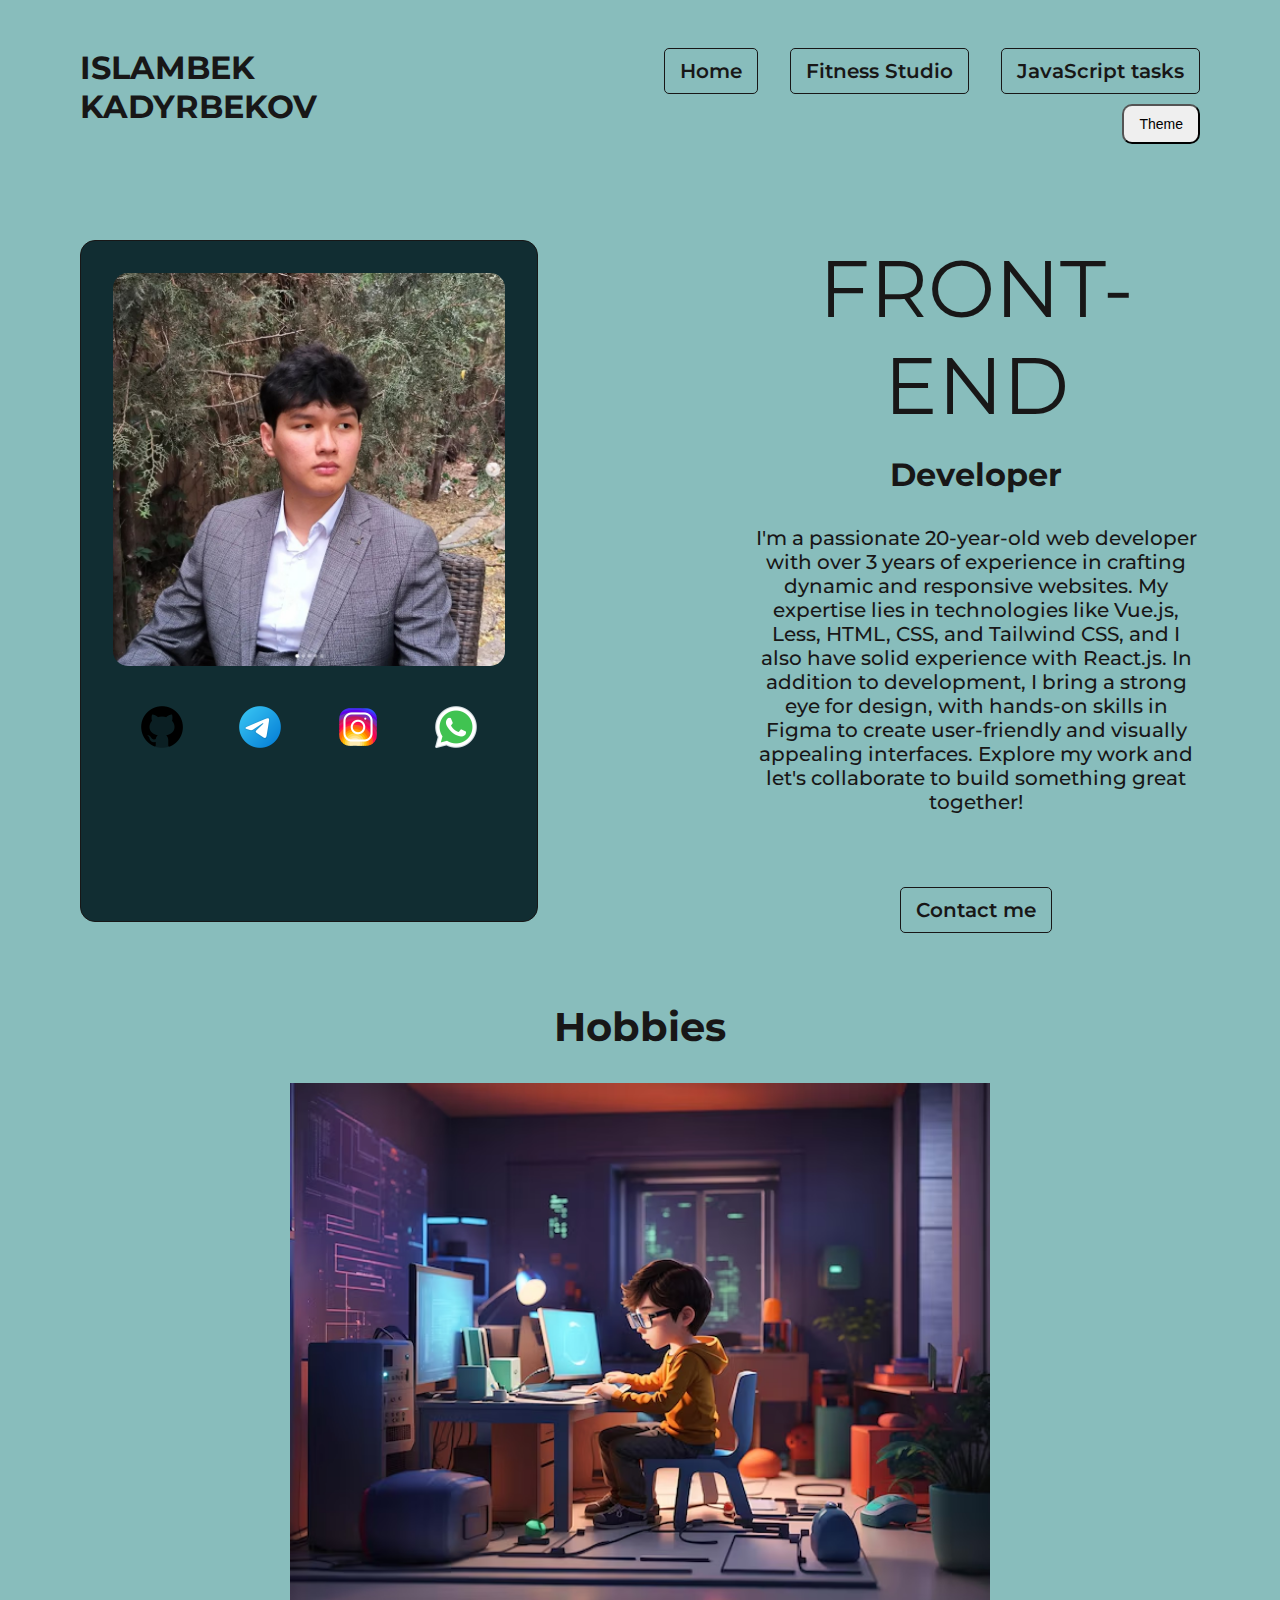
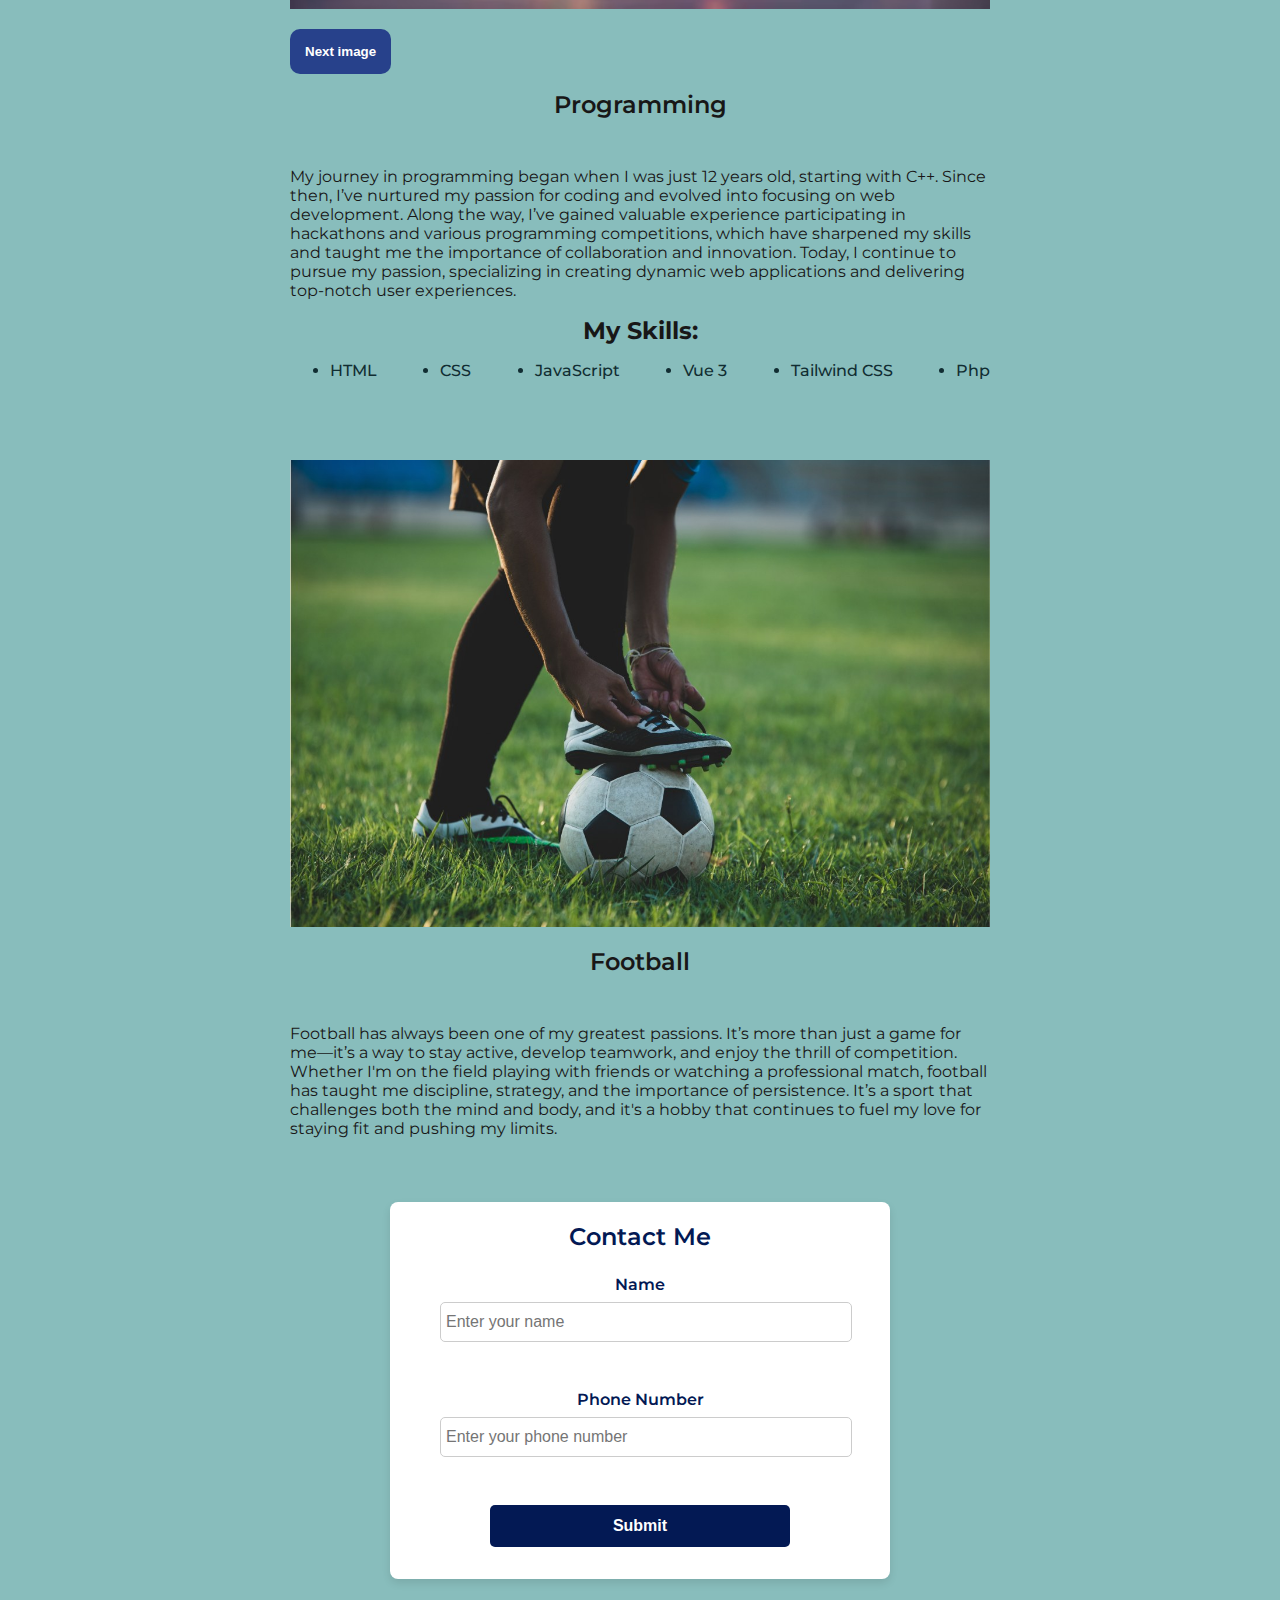
<file: index.html>
<!doctype html>
<html lang="en">
<head>
    <meta charset="UTF-8">
    <meta name="viewport"
          content="width=device-width, user-scalable=no, initial-scale=1.0, maximum-scale=1.0, minimum-scale=1.0">
    <meta http-equiv="X-UA-Compatible" content="ie=edge">
    <title>Portfolio Islambek</title>
    <link rel="stylesheet" type="text/css" href="style/style.css">
    <link rel="preconnect" href="https://fonts.googleapis.com">
    <link rel="preconnect" href="https://fonts.gstatic.com" crossorigin>
    <link href="https://fonts.googleapis.com/css2?family=Montserrat:ital,wght@0,100..900;1,100..900&display=swap" rel="stylesheet">
    <link href="https://cdn.jsdelivr.net/npm/bootstrap@5.0.2/dist/css/bootstrap.min.css" rel="stylesheet" integrity="sha384-EVSTQN3/azprG1Anm3QDgpJLIm9Nao0Yz1ztcQTwFspd3yD65VohhpuuCOmLASjC" crossorigin="anonymous">
    <style>
        .intro-text{
            font-size: 1.25rem;
            font-weight: 500;
            margin-top: 2rem;
        }
    </style>
</head>
<body>
    <header>
        <div class="header-block">
            <div class="name-line">
                ISLAMBEK<br/>
                KADYRBEKOV
            </div>
            <div class="nav-menu-block">
                <div class="nav-menu">
                    <a href="#" class="nav-item btn btn-secondary">
                        Home
                    </a>
                    <a href="./fitness/fitness-studio.html" class="nav-item btn btn-primary">
                        Fitness Studio
                    </a>
                    <a href="./js-task/index.html" class="nav-item btn btn-primary">
                        JavaScript tasks
                    </a>
                </div>
                <button type="button" onclick="toggleTheme()" class="btn-toggle-theme">
                    Theme
                </button>
            </div>
        </div>
    </header>
    <main>
        <div class="title-block">
            <div class="title-container">
                <div class="title-img-container">
                    <img src="style/asset/my-photo.jpg" alt="Photo of Islambek"/>
                    <div class="list-icons">
                        <a href="#">
                            <img src="./style/asset/GitHub.png"/>
                        </a>
                        <a href="#">
                            <img src="./style/asset/Telegram%20App.png"/>
                        </a>
                        <a href="https://www.instagram.com/kadyrbekov77__/">
                            <img src="./style/asset/Instagram.png"/>
                        </a>
                        <a href="https://wa.link/eo6qmt">
                            <img src="./style/asset/WhatsApp.png"/>
                        </a>
                    </div>
                </div>
                <div class="title-text-container">
                    <div class="title-text">
                        FRONT-END
                    </div>
                    <h1 class="title-small-text">
                        Developer
                    </h1>
                    <p class="intro-text">
                        I'm a passionate 20-year-old web developer with over 3 years of experience in crafting dynamic and responsive websites. My expertise lies in technologies like Vue.js, Less, HTML, CSS, and Tailwind CSS, and I also have solid experience with React.js. In addition to development, I bring a strong eye for design, with hands-on skills in Figma to create user-friendly and visually appealing interfaces. Explore my work and let's collaborate to build something great together!
                    </p>
                    <a href="#contactme" class="nav-item" id="btn-contactme">
                        Contact me
                    </a>
                </div>
            </div>
        </div>
        <div class="title-hobbies">
            Hobbies
        </div>
        <div class="content-block">
            <div class="content">
                <div class="hobby-programming">
                    <div class="hobby-img-out-block">
                        <div class="hobby-img-block">
                            <img src="asset/boy-programming-room.avif"/>
                        </div>
                        <button type="button" onclick="ChangeImageHobby()" class="btn-change-img-hobby">
                            Next image
                        </button>
                    </div>
                    <div class="hobby-text-out-block">
                        <div class="hobby-title">
                            Programming
                        </div>
                        <div class="hobby-text-block">
                            <p class="hobby-text">
                                My journey in programming began when I was just 12 years old, starting with C++. Since then, I’ve nurtured my passion for coding and evolved into focusing on web development. Along the way, I’ve gained valuable experience participating in hackathons and various programming competitions, which have sharpened my skills and taught me the importance of collaboration and innovation. Today, I continue to pursue my passion, specializing in creating dynamic web applications and delivering top-notch user experiences.
                            </p>
                        </div>
                    </div>
                    <div class="my-list">
                        <div class="skill-title">
                            My Skills:
                        </div>
                        <div class="my-skills">
                            <ul class="list-skill">
                                <li>
                                    HTML
                                </li>
                                <li>
                                    CSS
                                </li>
                                <li>
                                    JavaScript
                                </li>
                                <li>
                                    Vue 3
                                </li>
                                <li>
                                    Tailwind CSS
                                </li>
                                <li>
                                    Php
                                </li>
                            </ul>
                        </div>
                    </div>
                </div>
                <div class="hobby-football">
                    <div class="hobby-img-block">
                        <img src="asset/football.jpg"/>
                    </div>
                    <div class="hobby-title">
                        Football
                    </div>
                    <div class="hobby-text-block">
                        <p class="hobby-text">
                            Football has always been one of my greatest passions. It’s more than just a game for me—it’s a way to stay active, develop teamwork, and enjoy the thrill of competition. Whether I'm on the field playing with friends or watching a professional match, football has taught me discipline, strategy, and the importance of persistence. It’s a sport that challenges both the mind and body, and it's a hobby that continues to fuel my love for staying fit and pushing my limits.
                        </p>
                    </div>
                </div>
            </div>
        </div>
    </main>
    <footer id="contactme">
        <div class="form-container">
            <h2>Contact Me</h2>
            <form action="https://script.google.com/macros/s/AKfycbxVQMUBb6DgzXsQABoAAK2XK4VvGV_APjFNFPmaCTkswB35Nf-WKDMxdpeP0LQdA-m42w/exec" method="post">
                <div class="input-group">
                    <label for="name">Name</label>
                    <input type="text" id="name" name="name" placeholder="Enter your name" required minlength="2" maxlength="20" autocomplete="off">
                </div>
                <div class="input-group">
                    <label for="phone">Phone Number</label>
                    <input type="tel" id="phone" name="phone" placeholder="Enter your phone number" required autocomplete="off">
                </div>
                <button type="submit" class="submit-btn btn-primary">Submit</button>
            </form>
        </div>
    </footer>
    <script src="js/index.js"></script>
    <script src="https://cdn.jsdelivr.net/npm/bootstrap@5.0.2/dist/js/bootstrap.bundle.min.js" integrity="sha384-MrcW6ZMFYlzcLA8Nl+NtUVF0sA7MsXsP1UyJoMp4YLEuNSfAP+JcXn/tWtIaxVXM" crossorigin="anonymous"></script>
</body>
</html>
</file>
<file: style/style.css>
a {
  text-decoration: none;
}
body {
  top: 0;
  left: 0;
  width: 100%;
  max-width: 100%;
  margin: 0;
  font-family: 'Montserrat', sans-serif;
  background-color: #88bdbc;
}
header,
main {
  padding: 3rem 5rem;
  color: #181717;
}
.header-block {
  display: flex;
  justify-content: space-between;
}
.name-line {
  font-weight: bold;
  font-size: 2rem;
}

.nav-menu {
  display: flex;
  justify-content: space-between;
  gap: 2rem;
}
.nav-item {
  padding: 10px 15px;
  border-radius: 5px;
  font-weight: 600;
  font-size: 1.25rem;
  border: 1px solid #181717;
  transition: all .2s;
  cursor: pointer;
  color: #181717;
}
.nav-item:hover {
  background-color: #181717;
  color: #ffffff;
}
.title-container {
  width: 100%;
  display: flex;
  justify-content: space-between;
}
.title-container .title-text-container {
  text-align: center;
  width: 40%;
  align-items: center;
}
.title-container .title-text-container .title-text {
  font-size: 5rem;
}
.title-img-container {
  border: 1px solid #181717;
  width: 35%;
  border-radius: 15px;
  padding: 2rem;
  background-color: #112D32;
}
.title-img-container img {
  width: 100%;
  border-radius: 15px;
}
.title-img-container .list-icons {
  display: flex;
  justify-content: space-around;
  margin-top: 2rem;
}
.title-img-container .list-icons img {
  width: 50px;
  height: 50px;
}
.intro-text {
  padding-bottom: 4rem;
}
.title-hobbies {
  text-align: center;
  font-size: 2.5rem;
  font-weight: bold;
  padding-bottom: 2rem;
  margin-top: 5rem;
}
.content-block {
  width: 100%;
  max-width: 100%;
  display: flex;
  flex-direction: column;
  align-items: center;
  justify-content: center;
}
.content {
  width: 700px;
}
.hobby-img-block {
  max-width: 700px;
  max-height: 900px;
}
.hobby-img-block img {
  width: 100%;
}
.hobby-title {
  font-weight: 600;
  font-size: 1.5rem;
  text-align: center;
  padding-bottom: 2rem;
  padding-top: 1rem;
}
.skill-title {
  font-weight: bold;
  font-size: 1.5rem;
  text-align: center;
}
.my-skills {
  padding-bottom: 4rem;
}
.list-skill {
  display: flex;
  justify-content: space-between;
  align-items: center;
  color: #112D32;
  font-weight: 500;
}
footer {
  display: flex;
  justify-content: center;
  align-items: center;
  padding-bottom: 4rem;
}
.form-container {
  background-color: #fff;
  border-radius: 8px;
  box-shadow: 0 4px 8px rgba(0, 0, 0, 0.1);
  padding-bottom: 2rem;
}
form {
  width: 500px;
  display: flex;
  flex-direction: column;
  align-items: center;
  justify-content: center;
}
h2 {
  font-size: 1.5rem;
  font-weight: 600;
  text-align: center;
  margin-bottom: 1.5rem;
  color: #031954;
}
label {
  font-size: 1rem;
  font-weight: 600;
  margin-bottom: 0.5rem;
  display: block;
  color: #031954;
}
input {
  width: 100%;
  padding: 10px 5px;
  margin-bottom: 1.5rem;
  border: 1px solid #ccc;
  border-radius: 5px;
  font-size: 1rem;
}
input:focus {
  border-color: #031954;
  outline: none;
}
.submit-btn {
  width: 60%;
  padding: 12px;
  background-color: #031954;
  color: white;
  font-weight: 600;
  border: none;
  border-radius: 5px;
  cursor: pointer;
  font-size: 1rem;
  transition: background-color 0.3s ease;
}
.submit-btn:hover {
  background-color: #27418b;
}
.input-group {
  margin-bottom: 1.5rem;
  width: 400px;
}
.input-group label {
  text-align: center;
}
.input-group input {
  display: flex;
  justify-content: center;
}
.btn-change-img-hobby{
  background-color: #27418b;
  color: #ffffff;
  border: none;
  padding: 15px;
  border-radius: 10px;
  font-weight: 600;
  margin-top: 1rem;
  transition: all 200ms ease;
}
.btn-change-img-hobby:hover{
  background-color: #4466c5;
}

.dark-theme {
  background-color: #121212;
  color: #ffffff;
}
.btn-toggle-theme {
  margin-top: 10px;
  padding: 10px 15px;
  font-size: 14px;
  cursor: pointer;
  border-radius: 10px;
  float: right;
}
</file>
